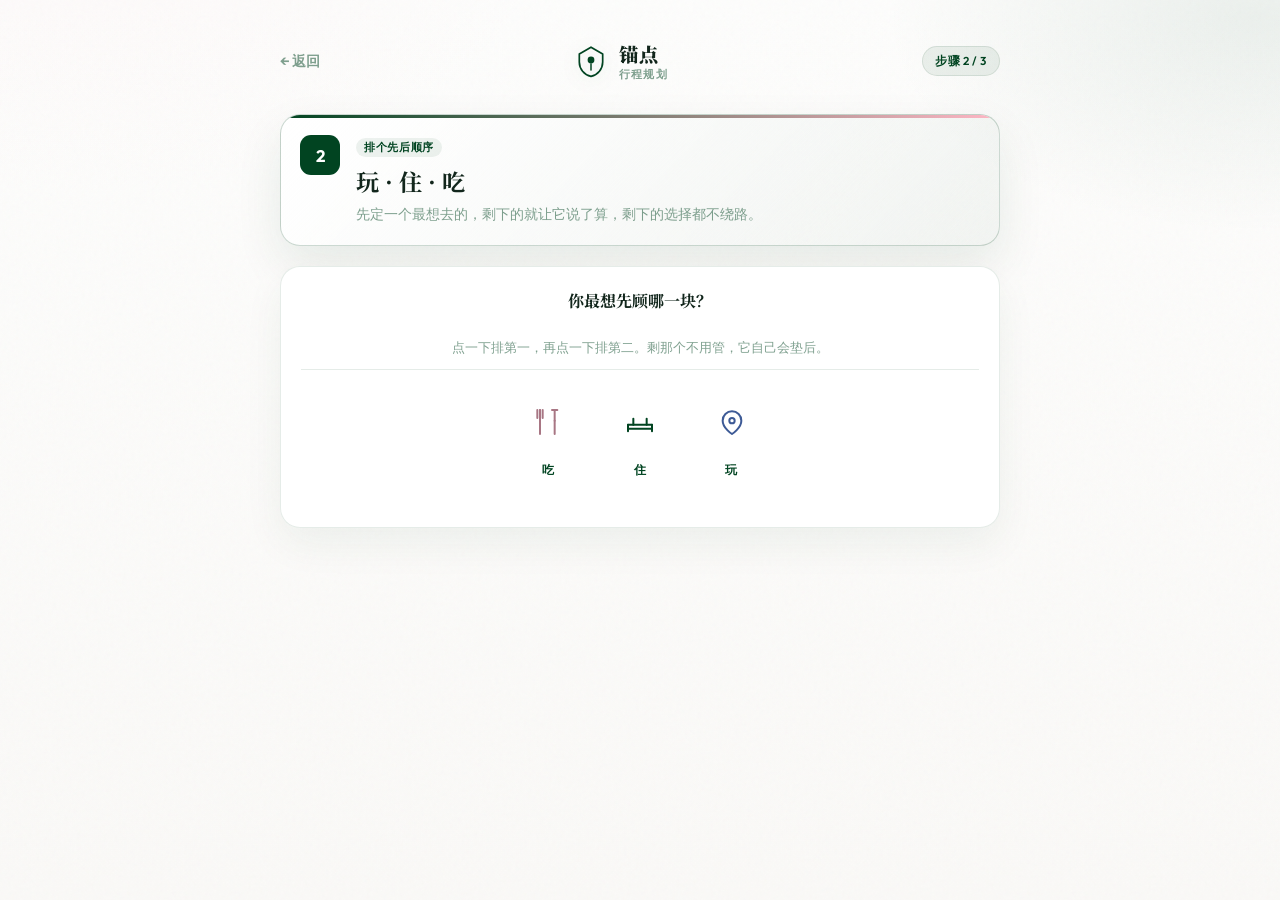
<file: p2.html>
<!DOCTYPE html>
<html lang="zh-CN">
  <head>
    <meta charset="UTF-8" />
    <meta name="viewport" content="width=device-width, initial-scale=1.0" />
    <title>锚点 · 优先级</title>
    <link rel="preconnect" href="https://fonts.googleapis.com" />
    <link rel="preconnect" href="https://fonts.gstatic.com" crossorigin />
    <link
      href="https://fonts.googleapis.com/css2?family=Outfit:wght@400;500;600;700&family=Noto+Serif+SC:wght@500;600;700;900&display=swap"
      rel="stylesheet"
    />
    <link rel="stylesheet" href="theme.css" />
    <link rel="stylesheet" href="flow-layout.css" />
    <style>
      @keyframes pop-badge {
        0% {
          transform: scale(0);
        }
        70% {
          transform: scale(1.12);
        }
        100% {
          transform: scale(1);
        }
      }

      @keyframes pulse-ring {
        0%,
        100% {
          box-shadow: 0 0 0 0 rgba(184, 134, 11, 0.45);
        }
        50% {
          box-shadow: 0 0 0 10px rgba(184, 134, 11, 0);
        }
      }

      .live-q {
        font-family: var(--font-display);
        font-weight: 700;
        font-size: clamp(1.05rem, 3vw, 1.25rem);
        line-height: 1.45;
        margin: 0;
        min-height: 2.8em;
        color: var(--ink);
        text-align: center;
      }

      .live-q[aria-busy="true"] {
        opacity: 0.65;
      }

      .pick-stage {
        text-align: center;
      }

      .pick-row {
        display: flex;
        justify-content: center;
        align-items: flex-end;
        gap: clamp(0.85rem, 4vw, 1.65rem);
        flex-wrap: wrap;
        margin-bottom: 1.5rem;
      }

      .pick-node {
        position: relative;
        display: flex;
        flex-direction: column;
        align-items: center;
        gap: 0.45rem;
      }

      .pick-btn {
        position: relative;
        display: flex;
        align-items: center;
        justify-content: center;
        min-width: 4.1rem;
        min-height: 4.1rem;
        border-radius: 14px;
        border: none;
        background: transparent;
        cursor: pointer;
        padding: 0.7rem 0.85rem;
        box-shadow: none;
        transition: transform 0.2s ease, background 0.2s ease, box-shadow 0.2s ease;
      }

      .pick-btn:hover:not(:disabled) {
        transform: translateY(-2px);
      }

      .pick-btn:active:not(:disabled) {
        transform: scale(0.97);
      }

      .pick-btn:disabled {
        cursor: default;
        opacity: 0.35;
      }

      .pick-btn--chi {
        color: var(--rose-ui);
      }

      .pick-btn--chi:hover:not(:disabled) {
        background: rgba(255, 183, 197, 0.16);
      }

      .pick-btn--zhu {
        color: var(--accent);
      }

      .pick-btn--zhu:hover:not(:disabled) {
        background: rgba(1, 68, 33, 0.08);
      }

      .pick-btn--wan {
        color: #3d5a96;
      }

      .pick-btn--wan:hover:not(:disabled) {
        background: rgba(61, 90, 150, 0.1);
      }

      .pick-btn .pillar-icon {
        width: 2rem;
        height: 2rem;
        display: block;
        pointer-events: none;
      }

      .pick-btn.is-chosen {
        outline: none;
        animation: none;
      }

      .pick-btn--chi.is-chosen {
        background: rgba(255, 183, 197, 0.22);
        box-shadow: inset 0 0 0 2px var(--rose-ui);
      }

      .pick-btn--zhu.is-chosen {
        background: rgba(1, 68, 33, 0.1);
        box-shadow: inset 0 0 0 2px var(--accent);
      }

      .pick-btn--wan.is-chosen {
        background: rgba(61, 90, 150, 0.12);
        box-shadow: inset 0 0 0 2px #3d5a96;
      }

      .rank-pin {
        position: absolute;
        top: -6px;
        right: -4px;
        width: 1.65rem;
        height: 1.65rem;
        border-radius: 50%;
        background: linear-gradient(145deg, #f0d78c, var(--gold));
        color: #3d2e0a;
        font-size: 0.78rem;
        font-weight: 800;
        display: flex;
        align-items: center;
        justify-content: center;
        box-shadow: 0 4px 12px rgba(61, 46, 10, 0.35);
        opacity: 0;
        transform: scale(0);
        pointer-events: none;
      }

      .pick-btn.is-chosen .rank-pin {
        opacity: 1;
        animation: pop-badge 0.45s cubic-bezier(0.34, 1.56, 0.64, 1) forwards;
      }

      .pick-label {
        font-size: 0.78rem;
        font-weight: 600;
        color: var(--ink-soft);
        letter-spacing: 0.08em;
      }

      .form-card__head {
        text-align: center;
      }

      .form-card__head .pick-hint {
        text-align: center;
      }

      .form-card.is-refining .form-card__head {
        display: none;
      }

      .pick-hint {
        margin: 0.5rem 0 0;
        font-size: 0.82rem;
        color: var(--muted);
        line-height: 1.55;
      }

      /* 拖拽微调 */
      .refine-stage {
        display: none;
      }

      .refine-stage.is-visible {
        display: block;
        text-align: center;
      }

      .refine-kicker {
        margin: 0 0 0.35rem;
        font-family: var(--font-display);
        font-weight: 700;
        font-size: 1.05rem;
        text-align: center;
        color: var(--ink);
      }

      .refine-lede {
        margin: 0 0 1.25rem;
        font-size: 0.86rem;
        color: var(--muted);
        text-align: center;
        line-height: 1.55;
      }

      .ladder {
        position: relative;
        margin: 0 0 1.5rem;
        padding: 0.65rem;
        border-radius: calc(var(--radius) + 2px);
        border: 1px solid var(--line);
        background: #fff;
      }

      .ladder-item {
        position: relative;
        display: flex;
        align-items: center;
        gap: 0.65rem;
        padding: 0.55rem 0.35rem;
        cursor: grab;
        touch-action: none;
        user-select: none;
        border-radius: 12px;
        transition: background 0.15s ease, transform 0.15s ease, box-shadow 0.15s ease;
      }

      .ladder-item:active {
        cursor: grabbing;
      }

      .ladder-item.is-dragging {
        opacity: 0.92;
        transform: scale(1.02);
        z-index: 5;
        box-shadow: 0 16px 40px rgba(20, 17, 13, 0.12);
        background: rgba(255, 255, 255, 0.85);
      }

      .ladder-item.is-over {
        background: rgba(1, 68, 33, 0.08);
      }

      .ladder-num {
        flex-shrink: 0;
        width: 1.25rem;
        text-align: center;
        font-family: var(--font-display);
        font-weight: 700;
        font-size: 0.95rem;
        color: var(--accent);
      }

      .mini-ring {
        flex-shrink: 0;
        display: flex;
        align-items: center;
        justify-content: center;
        width: 1.85rem;
        height: 1.85rem;
        color: inherit;
      }

      .mini-ring .pillar-icon {
        width: 1.65rem;
        height: 1.65rem;
        display: block;
      }

      .mini-ring--chi {
        color: var(--rose-ui);
      }

      .mini-ring--zhu {
        color: var(--accent);
      }

      .mini-ring--wan {
        color: #3d5a96;
      }

      .ladder-text {
        flex: 1;
        min-width: 0;
        font-weight: 600;
        font-size: 0.95rem;
        color: var(--ink);
        text-align: left;
      }

      .grip {
        flex-shrink: 0;
        width: 1.5rem;
        color: var(--muted);
        opacity: 0.65;
        font-size: 1rem;
        letter-spacing: -0.1em;
      }

      .nudge {
        display: flex;
        flex-direction: column;
        gap: 0.15rem;
        flex-shrink: 0;
      }

      .nudge button {
        width: 1.65rem;
        height: 1.35rem;
        border: 1px solid var(--line);
        border-radius: 6px;
        background: #fff;
        font-size: 0.72rem;
        cursor: pointer;
        color: var(--accent);
        font-weight: 700;
        line-height: 1;
        padding: 0;
      }

      .nudge button:hover {
        background: var(--accent-soft);
      }

      .nudge button:focus-visible {
        outline: 2px solid var(--accent);
      }

      .refine-actions {
        display: flex;
        flex-wrap: wrap;
        gap: 0.65rem;
        align-items: center;
        justify-content: center;
        margin-bottom: 1rem;
      }

      .link-quiet {
        font-size: 0.82rem;
        font-weight: 600;
        color: var(--muted);
        background: none;
        border: none;
        cursor: pointer;
        text-decoration: underline;
        text-underline-offset: 3px;
        padding: 0.25rem;
      }

      .link-quiet:hover {
        color: var(--accent);
      }

      .order-preview {
        margin: 0 0 1rem;
        padding: 0.65rem 0.9rem;
        border-radius: 12px;
        background: var(--green-soft);
        font-size: 0.82rem;
        color: var(--ink-soft);
        text-align: center;
        line-height: 1.5;
      }

      .order-preview strong {
        font-family: var(--font-display);
        color: var(--ink);
        font-weight: 700;
      }

      .result-box {
        margin-top: 1rem;
        padding: 0.65rem 0 0.65rem 1rem;
        border-left: 3px solid var(--accent);
        font-size: 0.88rem;
        line-height: 1.55;
        color: var(--ink-soft);
        display: none;
      }

      .result-box[data-visible="true"] {
        display: block;
      }

      .result-box--hold {
        border-left-color: var(--muted);
        color: var(--muted);
      }

      .result-box strong {
        font-family: var(--font-display);
        color: var(--ink);
        display: block;
        margin-bottom: 0.3rem;
      }

      @media (min-width: 560px) {
        .nudge {
          display: none;
        }
      }
    </style>
  </head>
  <body class="page-flow">
    <div class="shell">
      <header class="top-bar">
        <a class="back-link" href="index.html">← 返回</a>
        <div class="brand">
          <svg
            class="brand-icon"
            viewBox="0 0 32 32"
            fill="none"
            xmlns="http://www.w3.org/2000/svg"
            aria-hidden="true"
          >
            <path
              d="M16 3L5 9.5V17c0 6.5 4.5 12 11 13.5 6.5-1.5 11-7 11-13.5V9.5L16 3z"
              stroke="currentColor"
              stroke-width="1.6"
              stroke-linejoin="round"
            />
            <circle cx="16" cy="15" r="3.2" fill="currentColor" />
            <path
              d="M16 18.5v6"
              stroke="currentColor"
              stroke-width="1.4"
              stroke-linecap="round"
            />
          </svg>
          <div>
            <div class="brand-name">锚点</div>
            <div class="brand-tag">行程规划</div>
          </div>
        </div>
        <span class="step-pill">步骤 2 / 3</span>
      </header>

      <section class="step-hero" aria-labelledby="step-title">
        <span class="step-hero__badge" aria-hidden="true">2</span>
        <div class="step-hero__body">
          <span class="step-hero__tag">排个先后顺序</span>
          <h1 class="step-hero__title" id="step-title">玩 · 住 · 吃</h1>
          <p class="step-hero__desc">
            先定一个最想去的，剩下的就让它说了算，剩下的选择都不绕路。
          </p>
        </div>
      </section>

      <section class="form-card" id="form-card" aria-label="优先级设置">
        <div class="form-card__head">
          <h2 id="live-question" class="live-q" aria-live="polite">你最想先顾哪一块？</h2>
          <p class="pick-hint">点一下排第一，再点一下排第二。剩那个不用管，它自己会垫后。</p>
        </div>

      <section class="pick-stage" id="pick-stage" aria-label="点选优先级">
        <div class="pick-row">
          <div class="pick-node">
            <button
              type="button"
              class="pick-btn pick-btn--chi"
              data-pillar="chi"
              aria-label="吃"
            >
              <span class="rank-pin" aria-hidden="true"></span>
              <svg class="pillar-icon" aria-hidden="true"><use href="#icon-chi"></use></svg>
            </button>
            <span class="pick-label">吃</span>
          </div>
          <div class="pick-node">
            <button
              type="button"
              class="pick-btn pick-btn--zhu"
              data-pillar="zhu"
              aria-label="住"
            >
              <span class="rank-pin" aria-hidden="true"></span>
              <svg class="pillar-icon" aria-hidden="true"><use href="#icon-zhu"></use></svg>
            </button>
            <span class="pick-label">住</span>
          </div>
          <div class="pick-node">
            <button
              type="button"
              class="pick-btn pick-btn--wan"
              data-pillar="wan"
              aria-label="玩"
            >
              <span class="rank-pin" aria-hidden="true"></span>
              <svg class="pillar-icon" aria-hidden="true"><use href="#icon-wan"></use></svg>
            </button>
            <span class="pick-label">玩</span>
          </div>
        </div>
      </section>

      <section class="refine-stage" id="refine-stage" aria-label="拖拽微调排序" hidden>
        <p class="refine-kicker">顺序不对？拖一下就行</p>
        <p class="refine-lede">
          排越上面越说了算。电脑拖整行，手机点右侧 <strong>↑ ↓</strong> 也一样。
        </p>
        <p class="order-preview" id="order-preview" aria-live="polite"></p>
        <div class="ladder" id="ladder" role="list"></div>
        <div class="refine-actions">
          <button type="button" class="link-quiet" id="btn-reset-pick">重来一遍</button>
          <button type="button" class="primary" id="btn-submit-order">就这个顺序</button>
        </div>
      </section>

      <div
        class="result-box result-box--ok"
        id="result-ok"
        role="status"
        aria-live="polite"
        data-visible="false"
      >
        <strong>行，就它了</strong>
        顺序是 <strong>玩 → 住 → 吃</strong>，下一关去挑必去景点。
      </div>
      <div
        class="result-box result-box--hold"
        id="result-hold"
        role="status"
        aria-live="polite"
        data-visible="false"
      >
        <strong>这个顺序暂时不认</strong>
        目前只支持「玩 → 住 → 吃」。拖成这顺序，或者点「重来一遍」再选。
      </div>
      </section>
    </div>

    <svg xmlns="http://www.w3.org/2000/svg" aria-hidden="true" style="position:absolute;width:0;height:0;overflow:hidden">
      <symbol id="icon-chi" viewBox="0 0 24 24" fill="none" stroke="currentColor" stroke-width="1.5" stroke-linecap="round" stroke-linejoin="round">
        <path d="M6 3v18" />
        <path d="M4 3v6" />
        <path d="M6 3v6" />
        <path d="M8 3v6" />
        <path d="M17 3v8" />
        <path d="M15 3h4" />
        <path d="M17 11v10" />
      </symbol>
      <symbol id="icon-zhu" viewBox="0 0 24 24" fill="none" stroke="currentColor" stroke-width="1.5" stroke-linecap="round" stroke-linejoin="round">
        <path d="M3 14v5" />
        <path d="M21 14v5" />
        <path d="M3 14h18" />
        <path d="M3 17h18" />
        <path d="M7 14V9.5" />
        <path d="M17 14V9.5" />
      </symbol>
      <symbol id="icon-wan" viewBox="0 0 24 24" fill="none" stroke="currentColor" stroke-width="1.5" stroke-linecap="round" stroke-linejoin="round">
        <path d="M12 21s7-4.5 7-10a7 7 0 1 0-14 0c0 5.5 7 10 7 10z" />
        <circle cx="12" cy="11" r="2" />
      </symbol>
    </svg>

    <script>
      (function () {
        const PILLARS = {
          chi: { label: "吃", className: "chi" },
          zhu: { label: "住", className: "zhu" },
          wan: { label: "玩", className: "wan" },
        };

        const ALL = ["chi", "zhu", "wan"];

        const svgUse = function (id) {
          return (
            '<svg class="pillar-icon" aria-hidden="true"><use href="#icon-' +
            id +
            '"></use></svg>'
          );
        };

        const svgs = { chi: svgUse("chi"), zhu: svgUse("zhu"), wan: svgUse("wan") };

        const elFormCard = document.getElementById("form-card");
        const elQ = document.getElementById("live-question");
        const pickStage = document.getElementById("pick-stage");
        const refineStage = document.getElementById("refine-stage");
        const ladder = document.getElementById("ladder");
        const orderPreview = document.getElementById("order-preview");
        const resultOk = document.getElementById("result-ok");
        const resultHold = document.getElementById("result-hold");

        let rankedPick = [];
        let dragSrc = null;

        function setResults(visible) {
          resultOk.dataset.visible = "false";
          resultHold.dataset.visible = "false";
          if (visible === "ok") resultOk.dataset.visible = "true";
          if (visible === "hold") resultHold.dataset.visible = "true";
        }

        function setQuestion(text) {
          elQ.textContent = text;
        }

        function orderKey(ids) {
          return ids.join("-");
        }

        function updatePreview() {
          const ids = Array.from(ladder.querySelectorAll(".ladder-item")).map(function (n) {
            return n.getAttribute("data-pillar");
          });
          const labels = ids.map(function (id) {
            return PILLARS[id].label;
          });
          orderPreview.innerHTML =
            "现在是：<strong>" + labels.join(" → ") + "</strong>";
        }

        function buildLadderItems(ids) {
          ladder.innerHTML = "";
          ids.forEach(function (id, idx) {
            const p = PILLARS[id];
            const row = document.createElement("div");
            row.className = "ladder-item";
            row.setAttribute("role", "listitem");
            row.setAttribute("data-pillar", id);
            row.setAttribute("draggable", "true");
            row.innerHTML =
              '<span class="ladder-num" aria-hidden="true">' +
              (idx + 1) +
              "</span>" +
              '<span class="mini-ring mini-ring--' +
              p.className +
              '">' +
              svgs[id] +
              "</span>" +
              '<span class="ladder-text">' +
              p.label +
              "</span>" +
              '<span class="grip" aria-hidden="true">⋮⋮</span>' +
              '<div class="nudge">' +
              '<button type="button" class="nudge-up" aria-label="上移">↑</button>' +
              '<button type="button" class="nudge-down" aria-label="下移">↓</button>' +
              "</div>";
            ladder.appendChild(row);
          });
          ladder.querySelectorAll(".ladder-num").forEach(function (n, i) {
            n.textContent = String(i + 1);
          });
          bindLadderEvents();
          updatePreview();
        }

        function bindLadderEvents() {
          ladder.querySelectorAll(".ladder-item").forEach(function (row) {
            row.addEventListener("dragstart", function (e) {
              dragSrc = row;
              row.classList.add("is-dragging");
              try {
                e.dataTransfer.setData("text/plain", row.getAttribute("data-pillar"));
                e.dataTransfer.effectAllowed = "move";
              } catch (err) {}
            });
            row.addEventListener("dragend", function () {
              row.classList.remove("is-dragging");
              ladder.querySelectorAll(".ladder-item").forEach(function (r) {
                r.classList.remove("is-over");
              });
              dragSrc = null;
              renumber();
              updatePreview();
            });
            row.addEventListener("dragover", function (e) {
              e.preventDefault();
              if (!dragSrc || dragSrc === row) return;
              row.classList.add("is-over");
              e.dataTransfer.dropEffect = "move";
            });
            row.addEventListener("dragleave", function () {
              row.classList.remove("is-over");
            });
            row.addEventListener("drop", function (e) {
              e.preventDefault();
              row.classList.remove("is-over");
              if (!dragSrc || dragSrc === row) return;
              const parent = ladder;
              const nodes = Array.from(parent.children);
              const from = nodes.indexOf(dragSrc);
              const to = nodes.indexOf(row);
              if (from < 0 || to < 0) return;
              if (from < to) parent.insertBefore(dragSrc, row.nextSibling);
              else parent.insertBefore(dragSrc, row);
            });
          });

          ladder.querySelectorAll(".nudge-up").forEach(function (btn) {
            btn.addEventListener("click", function () {
              const row = btn.closest(".ladder-item");
              const prev = row && row.previousElementSibling;
              if (prev) ladder.insertBefore(row, prev);
              renumber();
              updatePreview();
            });
          });
          ladder.querySelectorAll(".nudge-down").forEach(function (btn) {
            btn.addEventListener("click", function () {
              const row = btn.closest(".ladder-item");
              const next = row && row.nextElementSibling;
              if (next) ladder.insertBefore(next, row);
              renumber();
              updatePreview();
            });
          });
        }

        function renumber() {
          ladder.querySelectorAll(".ladder-num").forEach(function (n, i) {
            n.textContent = String(i + 1);
          });
        }

        function showRefine(orderIds) {
          pickStage.hidden = true;
          refineStage.hidden = false;
          refineStage.classList.add("is-visible");
          elFormCard.classList.add("is-refining");
          buildLadderItems(orderIds);
          setResults(false);
        }

        function resetAll() {
          rankedPick = [];
          refineStage.classList.remove("is-visible");
          refineStage.hidden = true;
          elFormCard.classList.remove("is-refining");
          pickStage.hidden = false;
          ladder.innerHTML = "";
          orderPreview.textContent = "";
          document.querySelectorAll(".pick-btn").forEach(function (b) {
            b.disabled = false;
            b.classList.remove("is-chosen");
            const pin = b.querySelector(".rank-pin");
            if (pin) pin.textContent = "";
          });
          setQuestion("你最想先顾哪一块？");
          setResults(false);
        }

        document.querySelectorAll(".pick-btn").forEach(function (btn) {
          btn.addEventListener("click", function () {
            if (btn.disabled) return;
            const id = btn.getAttribute("data-pillar");
            if (rankedPick.includes(id)) return;

            rankedPick.push(id);
            btn.classList.add("is-chosen");
            const pin = btn.querySelector(".rank-pin");
            pin.textContent = String(rankedPick.length);

            if (rankedPick.length === 1) {
              setQuestion("第二呢，剩下两个里选哪个？");
            } else if (rankedPick.length === 2) {
              document.querySelectorAll(".pick-btn").forEach(function (b) {
                b.disabled = true;
              });
              const last = ALL.filter(function (x) {
                return rankedPick.indexOf(x) < 0;
              })[0];
              rankedPick.push(last);
              window.setTimeout(function () {
                const b3 = document.querySelector('.pick-btn[data-pillar="' + last + '"]');
                if (b3) {
                  b3.classList.add("is-chosen");
                  b3.disabled = true;
                  const p3 = b3.querySelector(".rank-pin");
                  if (p3) p3.textContent = "3";
                }
                showRefine(rankedPick.slice());
              }, 380);
            }
          });
        });

        document.getElementById("btn-reset-pick").addEventListener("click", function () {
          resetAll();
        });

        document.getElementById("btn-submit-order").addEventListener("click", function () {
          const ids = Array.from(ladder.querySelectorAll(".ladder-item")).map(function (n) {
            return n.getAttribute("data-pillar");
          });
          const key = orderKey(ids);
          console.log("[P2] submit order", { key, ids });
          if (key === "wan-zhu-chi") {
            setResults("ok");
            try {
              sessionStorage.setItem(
                "anchorPriority",
                JSON.stringify({ order: ids, key: key, ok: true })
              );
            } catch (e) {}
            window.location.href = "p3.html";
          } else {
            setResults("hold");
            try {
              sessionStorage.removeItem("anchorPriority");
            } catch (e) {}
          }
        });
      })();
    </script>
  </body>
</html>
</file>
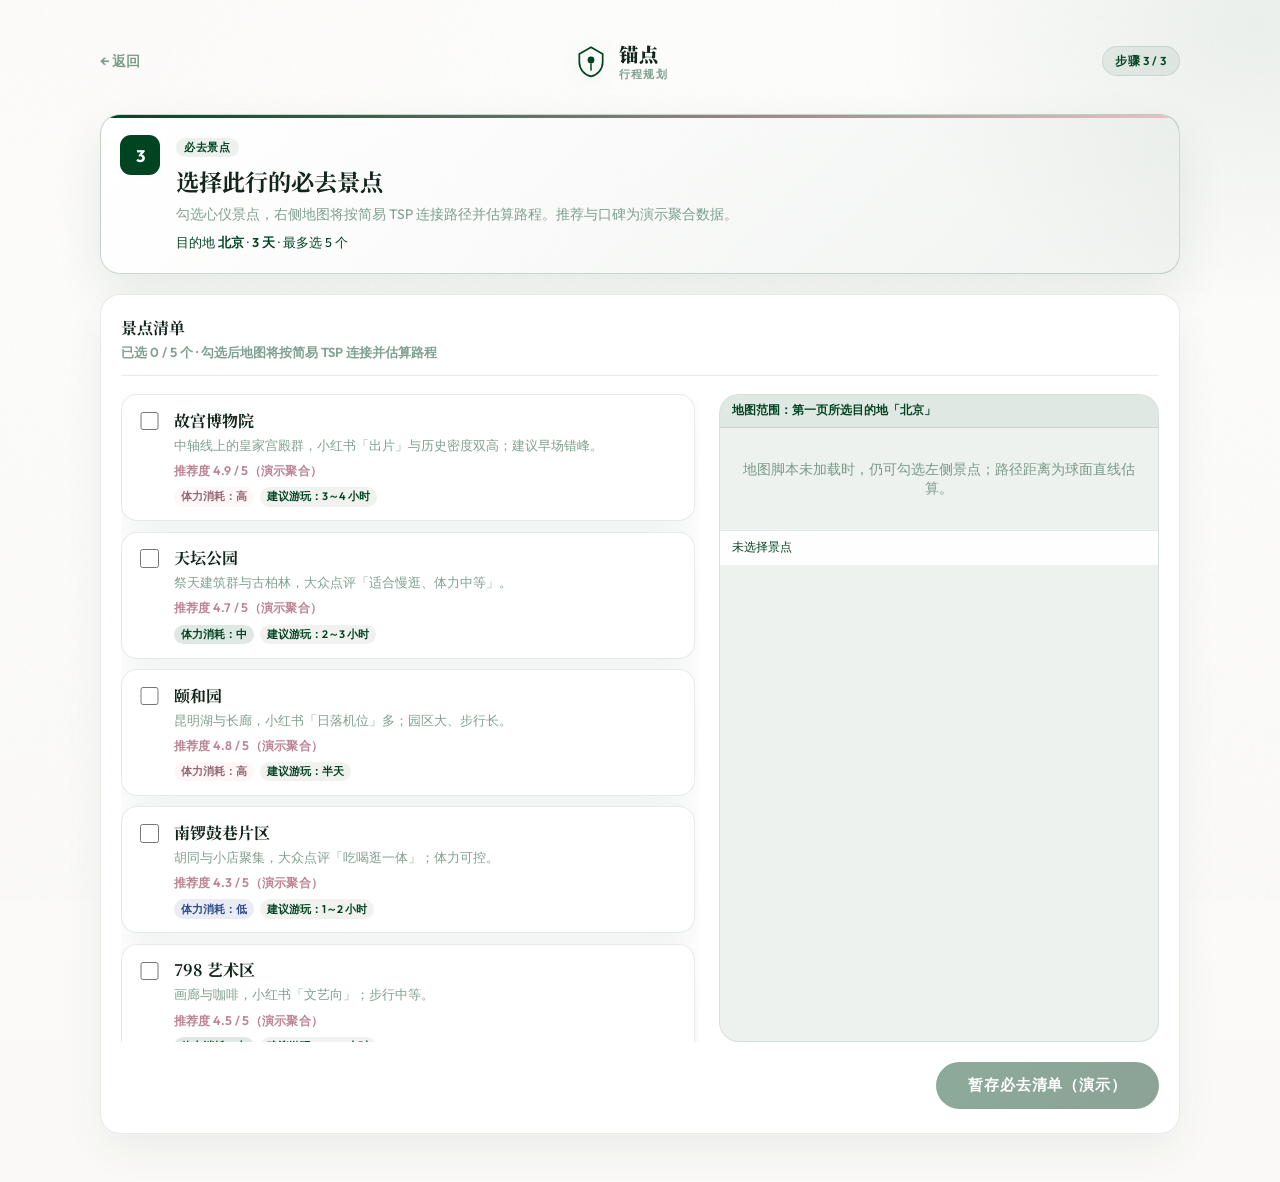
<file: p3.html>
<!DOCTYPE html>
<html lang="zh-CN">
  <head>
    <meta charset="UTF-8" />
    <meta name="viewport" content="width=device-width, initial-scale=1.0" />
    <title>锚点 · 必去景点</title>
    <link rel="preconnect" href="https://fonts.googleapis.com" />
    <link rel="preconnect" href="https://fonts.gstatic.com" crossorigin />
    <link
      href="https://fonts.googleapis.com/css2?family=Outfit:wght@400;500;600;700&family=Noto+Serif+SC:wght@500;600;700;900&display=swap"
      rel="stylesheet"
    />
    <link rel="stylesheet" href="theme.css" />
    <link rel="stylesheet" href="flow-layout.css" />
    <style>
      .p3-split {
        display: grid;
        grid-template-columns: minmax(0, 1fr) minmax(280px, 440px);
        gap: 1.25rem;
        align-items: stretch;
        min-height: min(68vh, 680px);
      }

      .list-panel {
        min-width: 0;
        display: flex;
        flex-direction: column;
        gap: 0.65rem;
        max-height: min(72vh, 720px);
        overflow-y: auto;
        padding-right: 0.25rem;
      }

      .attr-card {
        position: relative;
        display: grid;
        grid-template-columns: auto 1fr;
        gap: 0.75rem;
        padding: 0.85rem 0.9rem;
        border-radius: var(--radius);
        border: 1px solid var(--line);
        background: #fff;
        box-shadow: var(--shadow);
        transition: border-color 0.15s, box-shadow 0.15s;
      }

      .attr-card:has(input:checked) {
        border-color: rgba(1, 68, 33, 0.45);
        box-shadow: 0 6px 20px rgba(1, 68, 33, 0.08);
      }

      .attr-card.is-disabled {
        opacity: 0.48;
        pointer-events: none;
      }

      .attr-card input {
        width: 1.15rem;
        height: 1.15rem;
        margin-top: 0.2rem;
        accent-color: var(--accent);
        cursor: pointer;
      }

      .attr-body {
        min-width: 0;
      }

      .attr-name {
        font-family: var(--font-display);
        font-weight: 700;
        font-size: 1rem;
        margin: 0 0 0.25rem;
        color: var(--ink);
      }

      .attr-desc {
        margin: 0 0 0.5rem;
        font-size: 0.8rem;
        color: var(--muted);
        line-height: 1.5;
      }

      .attr-meta-row {
        display: flex;
        flex-wrap: wrap;
        align-items: center;
        gap: 0.45rem 0.65rem;
        margin-bottom: 0.45rem;
      }

      .rec-stars {
        font-size: 0.78rem;
        font-weight: 600;
        color: var(--accent-warm);
        letter-spacing: 0.02em;
      }

      .tags {
        display: flex;
        flex-wrap: wrap;
        gap: 0.35rem;
      }

      .tag {
        font-size: 0.68rem;
        font-weight: 600;
        padding: 0.2rem 0.45rem;
        border-radius: 999px;
        line-height: 1.2;
      }

      .tag--stamina-h {
        background: var(--sakura-soft);
        color: var(--rose-ui-deep);
      }

      .tag--stamina-m {
        background: rgba(1, 68, 33, 0.12);
        color: var(--accent);
      }

      .tag--stamina-l {
        background: rgba(45, 74, 140, 0.1);
        color: #2d4a8c;
      }

      .tag--time {
        background: rgba(20, 17, 13, 0.06);
        color: var(--ink-soft);
      }

      .map-panel {
        position: relative;
        border-radius: calc(var(--radius) + 4px);
        border: 1px solid var(--line);
        overflow: hidden;
        background: #eef2ef;
        min-height: 280px;
        display: flex;
        flex-direction: column;
      }

      .map-panel__hint {
        margin: 0;
        padding: 0.45rem 0.75rem;
        font-size: 0.74rem;
        font-weight: 600;
        color: var(--accent);
        background: rgba(1, 68, 33, 0.06);
        border-bottom: 1px solid var(--line);
      }

      #amap-map {
        flex: 1;
        min-height: 260px;
        width: 100%;
      }

      .map-panel__bar {
        padding: 0.55rem 0.75rem;
        font-size: 0.78rem;
        color: var(--ink-soft);
        background: var(--card);
        border-top: 1px solid var(--line);
        display: flex;
        flex-wrap: wrap;
        align-items: center;
        justify-content: space-between;
        gap: 0.35rem;
      }

      .map-panel__bar strong {
        font-family: var(--font-display);
        color: var(--ink);
      }

      .map-fallback {
        display: none;
        padding: 2rem 1rem;
        text-align: center;
        font-size: 0.85rem;
        color: var(--muted);
      }

      .map-fallback[data-visible="true"] {
        display: block;
      }

      .actions-p3 {
        margin-top: 1.25rem;
        display: flex;
        flex-wrap: wrap;
        gap: 0.75rem;
        align-items: center;
        justify-content: flex-end;
      }

      .select-hint {
        margin: 0;
        font-size: 0.82rem;
        font-weight: 600;
        color: var(--accent);
      }

      .city-pack-note {
        margin: 0.5rem 0 0;
        padding: 0.55rem 0.75rem;
        font-size: 0.8rem;
        line-height: 1.5;
        color: var(--warn, #b45309);
        background: rgba(180, 83, 9, 0.08);
        border: 1px dashed rgba(180, 83, 9, 0.35);
        border-radius: 10px;
        max-width: 42em;
      }

      .city-pack-note[hidden] {
        display: none !important;
      }

      .list-empty {
        margin: 0;
        padding: 1.5rem 1rem;
        text-align: center;
        font-size: 0.88rem;
        color: var(--muted);
        line-height: 1.6;
        border: 1px dashed var(--line);
        border-radius: var(--radius);
        background: rgba(255, 252, 253, 0.8);
      }

      @media (max-width: 900px) {
        .p3-split {
          grid-template-columns: 1fr;
          min-height: unset;
        }

        .list-panel {
          max-height: none;
        }

        .map-panel {
          position: sticky;
          bottom: 0;
          min-height: 300px;
        }
      }
    </style>
  </head>
  <body class="page-flow">
    <div class="shell shell--wide">
      <header class="top-bar">
        <a class="back-link" href="p2.html">← 返回</a>
        <div class="brand">
          <svg
            class="brand-icon"
            viewBox="0 0 32 32"
            fill="none"
            xmlns="http://www.w3.org/2000/svg"
            aria-hidden="true"
          >
            <path
              d="M16 3L5 9.5V17c0 6.5 4.5 12 11 13.5 6.5-1.5 11-7 11-13.5V9.5L16 3z"
              stroke="currentColor"
              stroke-width="1.6"
              stroke-linejoin="round"
            />
            <circle cx="16" cy="15" r="3.2" fill="currentColor" />
            <path d="M16 18.5v6" stroke="currentColor" stroke-width="1.4" stroke-linecap="round" />
          </svg>
          <div>
            <div class="brand-name">锚点</div>
            <div class="brand-tag">行程规划</div>
          </div>
        </div>
        <span class="step-pill">步骤 3 / 3</span>
      </header>

      <section class="step-hero" aria-labelledby="step-title">
        <span class="step-hero__badge" aria-hidden="true">3</span>
        <div class="step-hero__body">
          <span class="step-hero__tag">必去景点</span>
          <h1 class="step-hero__title" id="step-title">选择此行的必去景点</h1>
          <p class="step-hero__desc">
            勾选心仪景点，右侧地图将按简易 TSP 连接路径并估算路程。推荐与口碑为演示聚合数据。
          </p>
          <p class="step-hero__meta" id="trip-meta"></p>
          <p class="city-pack-note" id="city-pack-note" hidden></p>
        </div>
      </section>

      <section class="form-card" aria-label="景点选择">
        <div class="form-card__head">
          <h2>景点清单</h2>
          <p class="select-hint" id="select-hint"></p>
        </div>

      <div class="p3-split">
        <div class="list-panel" id="attr-list" role="group" aria-label="景点列表"></div>

        <div class="map-panel">
          <p class="map-panel__hint" id="map-city-label"></p>
          <div id="amap-map" role="application" aria-label="地图预览"></div>
          <div class="map-fallback" id="map-fallback" data-visible="false">
            地图脚本未加载时，仍可勾选左侧景点；路径距离为球面直线估算。
          </div>
          <div class="map-panel__bar">
            <span id="path-summary">未选择景点</span>
            <span id="path-km" style="font-variant-numeric: tabular-nums"></span>
          </div>
        </div>
      </div>

      <div class="actions-p3">
        <button type="button" class="primary" id="btn-confirm" disabled>暂存必去清单（演示）</button>
      </div>
      </section>
    </div>

    <script src="amap-config.js"></script>
    <script src="amap-loader.js"></script>
    <script>
      (function () {
        /** 演示数据：GCJ-02 坐标（高德坐标系） */
        var MOCK = {
          北京: [
            {
              id: "bj-gg",
              name: "故宫博物院",
              desc: "中轴线上的皇家宫殿群，小红书「出片」与历史密度双高；建议早场错峰。",
              recommend: 4.9,
              stamina: "高",
              duration: "3～4 小时",
              lng: 116.397026,
              lat: 39.918058,
            },
            {
              id: "bj-tt",
              name: "天坛公园",
              desc: "祭天建筑群与古柏林，大众点评「适合慢逛、体力中等」。",
              recommend: 4.7,
              stamina: "中",
              duration: "2～3 小时",
              lng: 116.410003,
              lat: 39.882229,
            },
            {
              id: "bj-yhy",
              name: "颐和园",
              desc: "昆明湖与长廊，小红书「日落机位」多；园区大、步行长。",
              recommend: 4.8,
              stamina: "高",
              duration: "半天",
              lng: 116.275179,
              lat: 39.999551,
            },
            {
              id: "bj-nlg",
              name: "南锣鼓巷片区",
              desc: "胡同与小店聚集，大众点评「吃喝逛一体」；体力可控。",
              recommend: 4.3,
              stamina: "低",
              duration: "1～2 小时",
              lng: 116.403694,
              lat: 39.939073,
            },
            {
              id: "bj-798",
              name: "798 艺术区",
              desc: "画廊与咖啡，小红书「文艺向」；步行中等。",
              recommend: 4.5,
              stamina: "中",
              duration: "2～3 小时",
              lng: 116.493648,
              lat: 39.984266,
            },
            {
              id: "bj-ymy",
              name: "圆明园遗址",
              desc: "历史遗迹与大草坪，适合与颐和园同日安排（距离近）。",
              recommend: 4.4,
              stamina: "中",
              duration: "2 小时",
              lng: 116.309748,
              lat: 40.008956,
            },
          ],
          上海: [
            {
              id: "sh-wt",
              name: "外滩",
              desc: "黄浦江天际线，大众点评「必打卡」；夜间灯光与日间建筑各有趣味。",
              recommend: 4.8,
              stamina: "低",
              duration: "1～2 小时",
              lng: 121.490317,
              lat: 31.239667,
            },
            {
              id: "sh-yy",
              name: "豫园 · 城隍庙",
              desc: "江南园林与小吃，小红书「烟火气」；人流大需注意体力。",
              recommend: 4.6,
              stamina: "中",
              duration: "2～3 小时",
              lng: 121.492064,
              lat: 31.226721,
            },
            {
              id: "sh-tz",
              name: "田子坊",
              desc: "石库门里弄与小店，适合轻量漫步。",
              recommend: 4.2,
              stamina: "低",
              duration: "1～2 小时",
              lng: 121.469358,
              lat: 31.210344,
            },
            {
              id: "sh-dsn",
              name: "上海迪士尼度假区",
              desc: "大众点评「亲子与情侣」高分；全天高体力消耗。",
              recommend: 4.9,
              stamina: "高",
              duration: "全天",
              lng: 121.665387,
              lat: 31.14419,
            },
            {
              id: "sh-dm",
              name: "东方明珠",
              desc: "登高俯瞰浦东，小红书「地标合影」；排队时间视季节波动。",
              recommend: 4.4,
              stamina: "低",
              duration: "1.5～2 小时",
              lng: 121.499763,
              lat: 31.239693,
            },
          ],
          南京: [
            {
              id: "nj-zs",
              name: "中山陵 · 钟山风景区",
              desc: "梧桐大道与陵寝轴线，大众点评必访；台阶较多。",
              recommend: 4.8,
              stamina: "高",
              duration: "半天",
              lng: 118.855197,
              lat: 32.058377,
            },
            {
              id: "nj-fzm",
              name: "夫子庙 · 秦淮河",
              desc: "夜景与小吃，小红书「金陵烟火」代表。",
              recommend: 4.7,
              stamina: "中",
              duration: "2～3 小时",
              lng: 118.794744,
              lat: 32.021544,
            },
            {
              id: "nj-xwh",
              name: "玄武湖",
              desc: "环湖步行轻松，适合与城墙同日安排。",
              recommend: 4.5,
              stamina: "低",
              duration: "2 小时",
              lng: 118.797861,
              lat: 32.074534,
            },
          ],
          成都: [
            {
              id: "cd-jd",
              name: "宽窄巷子",
              desc: "老成都慢生活，大众点评「逛吃一体」。",
              recommend: 4.6,
              stamina: "低",
              duration: "1～2 小时",
              lng: 104.053839,
              lat: 30.669496,
            },
            {
              id: "cd-panda",
              name: "大熊猫繁育研究基地",
              desc: "早场看熊猫活跃，小红书亲子向高分。",
              recommend: 4.9,
              stamina: "中",
              duration: "半天",
              lng: 104.141874,
              lat: 30.734256,
            },
            {
              id: "cd-jf",
              name: "锦里古街",
              desc: "夜景与川味小吃，体力消耗低。",
              recommend: 4.4,
              stamina: "低",
              duration: "1～2 小时",
              lng: 104.048094,
              lat: 30.645994,
            },
          ],
          杭州: [
            {
              id: "hz-xh",
              name: "西湖风景名胜区",
              desc: "环湖与断桥、苏堤，小红书「四季皆可」；可按段拆分降低体力。",
              recommend: 4.9,
              stamina: "中",
              duration: "半天～全天",
              lng: 120.145319,
              lat: 30.242545,
            },
            {
              id: "hz-lf",
              name: "灵隐寺 · 飞来峰",
              desc: "禅意与石刻，大众点评「香火旺」；含台阶，体力中等偏高。",
              recommend: 4.7,
              stamina: "高",
              duration: "2～3 小时",
              lng: 120.101667,
              lat: 30.240833,
            },
            {
              id: "hz-xixi",
              name: "西溪湿地",
              desc: "摇橹与木栈道，适合半日轻徒步。",
              recommend: 4.5,
              stamina: "中",
              duration: "半天",
              lng: 120.063056,
              lat: 30.268889,
            },
            {
              id: "hz-slt",
              name: "宋城",
              desc: "演出与仿古街区，亲子向；场内步行中等。",
              recommend: 4.4,
              stamina: "中",
              duration: "半天",
              lng: 120.101389,
              lat: 30.181944,
            },
          ],
        };

        /** 与 MOCK 城市对齐的地图中心（BD-09），无景点包时用地理编码兜底 */
        var CITY_CENTERS = {
          上海: { lng: 121.473701, lat: 31.230416 },
          南京: { lng: 118.796877, lat: 32.060255 },
          成都: { lng: 104.065735, lat: 30.659462 },
          杭州: { lng: 120.153576, lat: 30.287459 },
        };

        function normalizeCity(name) {
          if (!name) return "";
          var s = String(name).trim();
          if (s.length > 1 && s.charAt(s.length - 1) === "市") s = s.slice(0, -1);
          return s;
        }

        function loadTrip() {
          try {
            var raw = sessionStorage.getItem("anchorTrip");
            if (raw) return JSON.parse(raw);
          } catch (e) {}
          return { days: 3, destination: "北京", departure: "" };
        }

        function getAttractionsForCityKey(cityKey) {
          if (cityKey && MOCK[cityKey]) return MOCK[cityKey];
          return [];
        }

        function distKm(a, b) {
          var R = 6371;
          function toRad(d) {
            return (d * Math.PI) / 180;
          }
          var dLat = toRad(b.lat - a.lat);
          var dLng = toRad(b.lng - a.lng);
          var la1 = toRad(a.lat);
          var la2 = toRad(b.lat);
          var h =
            Math.sin(dLat / 2) * Math.sin(dLat / 2) +
            Math.cos(la1) * Math.cos(la2) * Math.sin(dLng / 2) * Math.sin(dLng / 2);
          return 2 * R * Math.asin(Math.min(1, Math.sqrt(h)));
        }

        function tspOpenPath(points) {
          var n = points.length;
          if (n === 0) return { ordered: [], km: 0 };
          if (n === 1) return { ordered: [points[0]], km: 0 };
          var idx = [];
          for (var i = 0; i < n; i++) idx.push(i);

          function permutations(arr) {
            if (arr.length <= 1) return [arr.slice()];
            var out = [];
            for (var i = 0; i < arr.length; i++) {
              var rest = arr.slice(0, i).concat(arr.slice(i + 1));
              var sub = permutations(rest);
              for (var j = 0; j < sub.length; j++) {
                out.push([arr[i]].concat(sub[j]));
              }
            }
            return out;
          }

          var perms = permutations(idx);
          var bestOrder = null;
          var bestD = Infinity;
          for (var p = 0; p < perms.length; p++) {
            var perm = perms[p];
            var len = 0;
            for (var k = 0; k < n - 1; k++) {
              len += distKm(points[perm[k]], points[perm[k + 1]]);
            }
            if (len < bestD) {
              bestD = len;
              bestOrder = perm;
            }
          }
          var ordered = [];
          for (var t = 0; t < bestOrder.length; t++) {
            ordered.push(points[bestOrder[t]]);
          }
          return { ordered: ordered, km: bestD };
        }

        function staminaClass(s) {
          if (s === "高") return "tag--stamina-h";
          if (s === "低") return "tag--stamina-l";
          return "tag--stamina-m";
        }

        var trip = loadTrip();
        var maxPick = trip.days === 1 ? 2 : 5;
        var cityKey = normalizeCity(trip.destination || "");
        var hasLocalPack = cityKey && MOCK[cityKey];
        var attractions = hasLocalPack ? MOCK[cityKey] : [];

        document.getElementById("trip-meta").innerHTML =
          "目的地 <strong>" +
          (trip.destination || "—") +
          "</strong> · <strong>" +
          (trip.days || "—") +
          " 天</strong> · " +
          (trip.days === 1 ? "最多选 2 个必去点" : "最多选 5 个");

        var packNote = document.getElementById("city-pack-note");
        if (!hasLocalPack) {
          packNote.hidden = false;
          packNote.textContent =
            "「" +
            (trip.destination || "—") +
            "」暂无演示景点库，列表为空；地图仍会定位到该目的地。完整演示请从第一页选择 上海 / 南京 / 成都。";
        }

        document.getElementById("map-city-label").textContent =
          "地图范围：第一页所选目的地「" + (trip.destination || "—") + "」";

        document.getElementById("select-hint").textContent = hasLocalPack
          ? "已选 0 / " + maxPick + " 个 · 勾选后地图将按简易 TSP 连接并估算路程"
          : "暂无可选演示景点，请返回上一步调整目的地或稍后再试";

        var listEl = document.getElementById("attr-list");
        var mapEl = document.getElementById("amap-map");
        var fallbackEl = document.getElementById("map-fallback");
        var pathSummary = document.getElementById("path-summary");
        var pathKm = document.getElementById("path-km");
        var btnConfirm = document.getElementById("btn-confirm");

        var selectedIds = [];
        var map = null;
        var markers = [];
        var polyline = null;
        var idToAttr = {};

        attractions.forEach(function (a) {
          idToAttr[a.id] = a;
        });

        function renderList() {
          listEl.innerHTML = "";
          if (!attractions.length) {
            var empty = document.createElement("p");
            empty.className = "list-empty";
            empty.textContent =
              "当前目的地暂无内置演示景点。请从第一页将目的地设为 上海、南京 或 成都，或等待后续接入真实推荐数据。";
            listEl.appendChild(empty);
            return;
          }
          attractions.forEach(function (a) {
            var card = document.createElement("label");
            card.className = "attr-card";
            card.setAttribute("data-id", a.id);
            var chk = document.createElement("input");
            chk.type = "checkbox";
            chk.value = a.id;
            chk.addEventListener("change", onCheckChange);
            var body = document.createElement("div");
            body.className = "attr-body";
            body.innerHTML =
              '<p class="attr-name"></p>' +
              '<p class="attr-desc"></p>' +
              '<div class="attr-meta-row">' + '<span class="rec-stars"></span>' + "</div>" +
              '<div class="tags"></div>';
            body.querySelector(".attr-name").textContent = a.name;
            body.querySelector(".attr-desc").textContent = a.desc;
            body.querySelector(".rec-stars").textContent =
              "推荐度 " + a.recommend + " / 5（演示聚合）";
            var tags = body.querySelector(".tags");
            var t1 = document.createElement("span");
            t1.className = "tag " + staminaClass(a.stamina);
            t1.textContent = "体力消耗：" + a.stamina;
            var t2 = document.createElement("span");
            t2.className = "tag tag--time";
            t2.textContent = "建议游玩：" + a.duration;
            tags.appendChild(t1);
            tags.appendChild(t2);
            card.appendChild(chk);
            card.appendChild(body);
            listEl.appendChild(card);
          });
          syncDisabled();
        }

        function getCheckedIds() {
          var ids = [];
          listEl.querySelectorAll('input[type="checkbox"]:checked').forEach(function (c) {
            ids.push(c.value);
          });
          return ids;
        }

        function syncDisabled() {
          var n = getCheckedIds().length;
          listEl.querySelectorAll(".attr-card").forEach(function (card) {
            var id = card.getAttribute("data-id");
            var input = card.querySelector('input[type="checkbox"]');
            var checked = input.checked;
            if (!checked && n >= maxPick) {
              card.classList.add("is-disabled");
              input.disabled = true;
            } else {
              card.classList.remove("is-disabled");
              input.disabled = false;
            }
          });
        }

        function onCheckChange() {
          selectedIds = getCheckedIds();
          var n = selectedIds.length;
          document.getElementById("select-hint").textContent =
            "已选 " + n + " / " + maxPick + " 个 · 地图已按 TSP 近似路径连接";
          btnConfirm.disabled = n < 1;
          updateMap();
          syncDisabled();
        }

        function clearMapOverlays() {
          if (!map) return;
          markers.forEach(function (m) {
            map.remove(m);
          });
          markers = [];
          if (polyline) {
            map.remove(polyline);
            polyline = null;
          }
        }

        function updateMap() {
          var pts = selectedIds.map(function (id) {
            return idToAttr[id];
          }).filter(Boolean);

          if (!map || typeof AMap === "undefined") {
            if (pts.length === 0) {
              pathSummary.textContent = "未选择景点";
              pathKm.textContent = "";
            } else {
              var r0 = tspOpenPath(pts);
              pathSummary.textContent =
                "顺序：" + r0.ordered.map(function (p, i) {
                  return String.fromCharCode(65 + i) + "." + p.name;
                }).join(" → ");
              pathKm.textContent = "约 " + r0.km.toFixed(1) + " km（直线球面）";
            }
            if (typeof AMap === "undefined") {
              fallbackEl.dataset.visible = "true";
              mapEl.style.display = "none";
            }
            return;
          }

          fallbackEl.dataset.visible = "false";
          mapEl.style.display = "";
          clearMapOverlays();

          if (pts.length === 0) {
            pathSummary.textContent = "未选择景点";
            pathKm.textContent = "";
            centerMapToDestination();
            return;
          }

          var tsp = tspOpenPath(pts);
          var ordered = tsp.ordered;
          var path = ordered.map(function (p) {
            return [p.lng, p.lat];
          });

          for (var i = 0; i < ordered.length; i++) {
            var p = ordered[i];
            var mk = new AMap.Marker({
              position: [p.lng, p.lat],
              map: map,
              label: {
                content:
                  '<span style="border:1px solid rgb(1,68,33);color:rgb(1,68,33);font-weight:700;padding:2px 6px;border-radius:8px;background:rgba(255,252,253,.95)">' +
                  String.fromCharCode(65 + i) +
                  "</span>",
                direction: "right",
                offset: new AMap.Pixel(8, -8),
              },
            });
            markers.push(mk);
          }

          if (path.length >= 2) {
            polyline = new AMap.Polyline({
              path: path,
              strokeColor: "rgb(1, 68, 33)",
              strokeWeight: 3,
              strokeOpacity: 0.78,
              strokeStyle: "dashed",
              map: map,
            });
          }

          map.setFitView(markers.concat(polyline ? [polyline] : []), false, [48, 48, 48, 48]);

          pathSummary.textContent =
            "游览顺序：" + ordered.map(function (p, i) {
              return String.fromCharCode(65 + i) + "." + p.name;
            }).join(" → ");
          pathKm.textContent = "约 " + tsp.km.toFixed(1) + " km（球面直线，非驾车导航距离）";
        }

        function centerMapToDestination() {
          if (!map || typeof AMap === "undefined") return;
          var raw = (trip.destination || "").trim() || "北京";
          var key = normalizeCity(raw);
          if (CITY_CENTERS[key]) {
            var c = CITY_CENTERS[key];
            map.setZoomAndCenter(12, [c.lng, c.lat]);
            return;
          }
          if (attractions.length) {
            var a0 = attractions[0];
            map.setZoomAndCenter(12, [a0.lng, a0.lat]);
            return;
          }
          if (typeof AMap.Geocoder !== "function") {
            map.setZoomAndCenter(11, [116.397428, 39.91823]);
            return;
          }
          var geocoder = new AMap.Geocoder({ city: "全国" });
          geocoder.getLocation(raw, function (status, result) {
            if (!map) return;
            if (status === "complete" && result.geocodes && result.geocodes[0]) {
              var loc = result.geocodes[0].location;
              map.setZoomAndCenter(12, [loc.lng, loc.lat]);
            } else {
              map.setZoomAndCenter(11, [116.397428, 39.91823]);
            }
          });
        }

        function initMap() {
          if (typeof AMap === "undefined") {
            fallbackEl.dataset.visible = "true";
            mapEl.style.display = "none";
            return;
          }
          map = new AMap.Map("amap-map", {
            zoom: 12,
            viewMode: "2D",
          });
          centerMapToDestination();
        }

        function bootP3() {
          renderList();
          if (!window.AmapApp || !AmapApp.isConfigured()) {
            fallbackEl.dataset.visible = "true";
            mapEl.style.display = "none";
            document.getElementById("map-city-label").textContent +=
              "（请配置 amap-config.js 以启用地图）";
            return;
          }
          AmapApp.loadAmap(["AMap.Geocoder"])
            .then(function () {
              initMap();
              updateMap();
            })
            .catch(function () {
              fallbackEl.dataset.visible = "true";
              mapEl.style.display = "none";
            });
        }

        bootP3();

        btnConfirm.addEventListener("click", function () {
          var ids = getCheckedIds();
          console.log("[P3] 必去景点（演示）", { ids: ids, trip: trip });
          alert("演示：已记录 " + ids.length + " 个景点（详见控制台）。");
        });
      })();
    </script>
  </body>
</html>
</file>
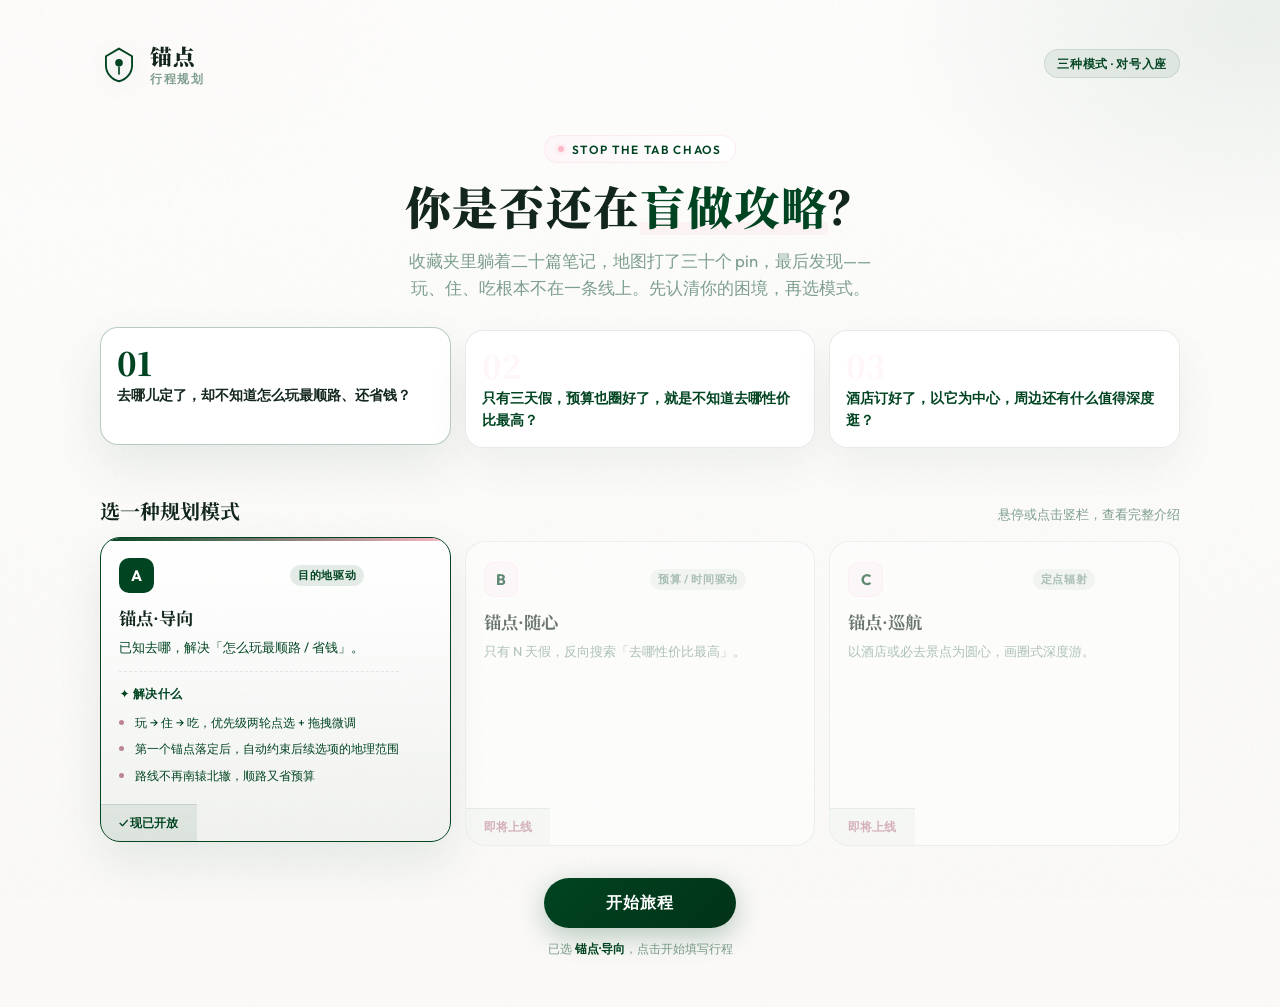
<file: start.html>
<!DOCTYPE html>
<html lang="zh-CN">
  <head>
    <meta charset="UTF-8" />
    <meta name="viewport" content="width=device-width, initial-scale=1.0" />
    <title>锚点 · 开始</title>
    <link rel="preconnect" href="https://fonts.googleapis.com" />
    <link rel="preconnect" href="https://fonts.gstatic.com" crossorigin />
    <link
      href="https://fonts.googleapis.com/css2?family=Outfit:wght@400;500;600;700&family=Noto+Serif+SC:wght@500;600;700;900&display=swap"
      rel="stylesheet"
    />
    <link rel="stylesheet" href="theme.css" />
    <style>
      body.page-start {
        min-height: 100vh;
        padding: clamp(1.5rem, 4vw, 2.5rem) clamp(1rem, 3vw, 1.5rem) 3rem;
      }

      .shell {
        position: relative;
        z-index: 1;
        max-width: 1080px;
        margin: 0 auto;
      }

      @keyframes rise-in {
        from {
          opacity: 0;
          transform: translateY(18px);
        }
        to {
          opacity: 1;
          transform: translateY(0);
        }
      }

      @keyframes fade-up {
        from {
          opacity: 0;
          transform: translateY(10px);
        }
        to {
          opacity: 1;
          transform: translateY(0);
        }
      }

      .top-bar {
        display: flex;
        align-items: center;
        justify-content: space-between;
        margin-bottom: clamp(2rem, 5vw, 3rem);
        animation: rise-in 0.65s ease-out both;
      }

      .brand {
        display: flex;
        align-items: center;
        gap: 0.75rem;
      }

      .brand-icon {
        width: 38px;
        height: 38px;
        color: var(--accent);
        filter: drop-shadow(0 3px 10px var(--green-glow));
      }

      .brand-name {
        font-family: var(--font-display);
        font-weight: 900;
        font-size: 1.35rem;
        letter-spacing: 0.06em;
      }

      .brand-tag {
        font-size: 0.72rem;
        font-weight: 600;
        letter-spacing: 0.14em;
        color: var(--muted);
      }

      .top-pill {
        font-size: 0.72rem;
        font-weight: 600;
        letter-spacing: 0.06em;
        color: var(--accent);
        background: var(--green-soft);
        border: 1px solid var(--line);
        padding: 0.35rem 0.75rem;
        border-radius: 999px;
      }

      /* —— 推销式 Hero —— */
      .hero {
        text-align: center;
        margin-bottom: clamp(2rem, 5vw, 3rem);
        animation: rise-in 0.7s ease-out 0.06s both;
      }

      .hero__eyebrow {
        display: inline-flex;
        align-items: center;
        gap: 0.45rem;
        margin: 0 0 1rem;
        padding: 0.35rem 0.85rem;
        font-size: 0.74rem;
        font-weight: 600;
        letter-spacing: 0.14em;
        text-transform: uppercase;
        color: var(--accent);
        background: linear-gradient(90deg, var(--sakura-light), #fff);
        border: 1px solid var(--sakura-line);
        border-radius: 999px;
      }

      .hero__eyebrow::before {
        content: "";
        width: 6px;
        height: 6px;
        border-radius: 50%;
        background: var(--sakura);
        box-shadow: 0 0 0 3px var(--sakura-soft);
      }

      .hero__title {
        font-family: var(--font-display);
        font-weight: 900;
        font-size: clamp(1.75rem, 5.5vw, 2.85rem);
        line-height: 1.18;
        letter-spacing: 0.02em;
        margin: 0 0 0.85rem;
        color: var(--ink);
      }

      .hero__title em {
        font-style: normal;
        color: var(--accent);
        position: relative;
      }

      .hero__title em::after {
        content: "";
        position: absolute;
        left: 0;
        right: 0;
        bottom: 0.08em;
        height: 0.28em;
        background: var(--sakura-soft);
        z-index: -1;
        border-radius: 2px;
      }

      .hero__sub {
        max-width: 34em;
        margin: 0 auto 1.75rem;
        font-size: clamp(0.92rem, 2.2vw, 1.05rem);
        line-height: 1.65;
        color: var(--muted);
      }

      .pain-row {
        display: grid;
        grid-template-columns: repeat(3, 1fr);
        gap: 0.85rem;
        text-align: left;
      }

      @media (max-width: 780px) {
        .pain-row {
          grid-template-columns: 1fr;
        }
      }

      .pain-card {
        position: relative;
        padding: 1.1rem 1rem 1rem;
        border-radius: calc(var(--radius) + 2px);
        border: 1px solid var(--line);
        background: var(--card);
        box-shadow: var(--shadow);
        transition: border-color 0.25s, box-shadow 0.25s, transform 0.25s;
        cursor: default;
      }

      .pain-card[data-for="A"].is-linked,
      .mode-col[data-mode="A"]:hover ~ .pain-bridge,
      .pain-card[data-for="A"]:hover {
        border-color: rgba(1, 68, 33, 0.28);
      }

      .pain-card__num {
        display: block;
        font-family: var(--font-display);
        font-weight: 900;
        font-size: 2rem;
        line-height: 1;
        color: var(--sakura-soft);
        margin-bottom: 0.45rem;
        transition: color 0.25s;
      }

      .pain-card__q {
        margin: 0;
        font-size: 0.88rem;
        font-weight: 600;
        line-height: 1.55;
        color: var(--ink-soft);
      }

      .pain-card.is-linked {
        border-color: var(--accent);
        box-shadow: var(--shadow-lg);
        transform: translateY(-3px);
      }

      .pain-card.is-linked .pain-card__num {
        color: var(--accent);
      }

      .pain-card.is-linked .pain-card__q {
        color: var(--ink);
      }

      /* —— 三竖栏模式 —— */
      .modes-head {
        display: flex;
        align-items: baseline;
        justify-content: space-between;
        gap: 1rem;
        margin-bottom: 1rem;
        flex-wrap: wrap;
        animation: rise-in 0.65s ease-out 0.14s both;
      }

      .modes-head h2 {
        font-family: var(--font-display);
        font-weight: 700;
        font-size: clamp(1.05rem, 2.5vw, 1.25rem);
        margin: 0;
        color: var(--ink);
      }

      .modes-head p {
        margin: 0;
        font-size: 0.8rem;
        color: var(--muted);
      }

      .mode-columns {
        display: grid;
        grid-template-columns: repeat(3, 1fr);
        gap: 0.85rem;
        align-items: stretch;
        margin-bottom: 2rem;
        animation: rise-in 0.7s ease-out 0.2s both;
      }

      @media (max-width: 820px) {
        .mode-columns {
          grid-template-columns: 1fr;
        }
      }

      .mode-col {
        position: relative;
        display: flex;
        flex-direction: column;
        padding: 0;
        border: 1px solid var(--line);
        border-radius: calc(var(--radius) + 4px);
        background: rgba(255, 255, 255, 0.72);
        text-align: left;
        cursor: pointer;
        overflow: hidden;
        transition: border-color 0.3s, box-shadow 0.3s, transform 0.3s, background 0.3s;
        font: inherit;
        color: inherit;
      }

      .mode-col::before {
        content: "";
        position: absolute;
        top: 0;
        left: 0;
        right: 0;
        height: 3px;
        background: transparent;
        transition: background 0.3s;
      }

      .mode-col:hover,
      .mode-col.is-active {
        border-color: rgba(1, 68, 33, 0.35);
        box-shadow: var(--shadow-lg);
        transform: translateY(-4px);
        background: #fff;
      }

      .mode-col.is-active {
        border-color: var(--accent);
        background: linear-gradient(180deg, #fff 0%, rgba(1, 68, 33, 0.04) 100%);
      }

      .mode-col.is-active::before {
        background: linear-gradient(90deg, var(--accent), var(--sakura));
      }

      .mode-col.is-dim {
        opacity: 0.62;
        transform: none;
        box-shadow: none;
      }

      .mode-col.is-dim:hover {
        opacity: 0.85;
      }

      .mode-col__head {
        padding: 1.25rem 1.15rem 0.85rem;
      }

      .mode-col__badge-row {
        display: flex;
        align-items: center;
        justify-content: space-between;
        margin-bottom: 0.75rem;
      }

      .mode-col__badge {
        width: 2.15rem;
        height: 2.15rem;
        border-radius: 10px;
        display: flex;
        align-items: center;
        justify-content: center;
        font-weight: 700;
        font-size: 0.95rem;
        color: var(--accent);
        background: var(--sakura-light);
        border: 1px solid var(--sakura-line);
        transition: background 0.3s, color 0.3s;
      }

      .mode-col.is-active .mode-col__badge {
        background: var(--accent);
        color: #fff;
        border-color: transparent;
      }

      .mode-col__tag {
        font-size: 0.68rem;
        font-weight: 600;
        letter-spacing: 0.06em;
        color: var(--muted);
        background: var(--green-soft);
        padding: 0.2rem 0.5rem;
        border-radius: 999px;
        transition: color 0.3s, background 0.3s;
      }

      .mode-col.is-active .mode-col__tag {
        color: var(--accent);
        background: rgba(1, 68, 33, 0.1);
      }

      .mode-col__title {
        font-family: var(--font-display);
        font-weight: 700;
        font-size: 1.08rem;
        margin: 0 0 0.45rem;
        color: var(--ink);
      }

      .mode-col__teaser {
        margin: 0;
        font-size: 0.82rem;
        line-height: 1.55;
        color: var(--muted);
        transition: color 0.3s;
      }

      .mode-col.is-active .mode-col__teaser {
        color: var(--ink-soft);
      }

      .mode-col__detail {
        max-height: 0;
        opacity: 0;
        overflow: hidden;
        transition: max-height 0.45s ease, opacity 0.35s ease, padding 0.35s ease;
        padding: 0 1.15rem;
      }

      .mode-col.is-active .mode-col__detail,
      .mode-col:hover .mode-col__detail {
        max-height: 280px;
        opacity: 1;
        padding: 0 1.15rem 1.15rem;
      }

      .mode-col__detail-inner {
        padding-top: 0.85rem;
        border-top: 1px dashed var(--line);
      }

      .mode-col__solve {
        margin: 0 0 0.65rem;
        font-size: 0.76rem;
        font-weight: 700;
        letter-spacing: 0.04em;
        color: var(--accent);
      }

      .mode-col__bullets {
        margin: 0;
        padding: 0;
        list-style: none;
        display: flex;
        flex-direction: column;
        gap: 0.45rem;
      }

      .mode-col__bullets li {
        position: relative;
        padding-left: 1rem;
        font-size: 0.78rem;
        line-height: 1.55;
        color: var(--ink-soft);
      }

      .mode-col__bullets li::before {
        content: "";
        position: absolute;
        left: 0;
        top: 0.55em;
        width: 5px;
        height: 5px;
        border-radius: 50%;
        background: var(--sakura-deep);
      }

      .mode-col__status {
        margin-top: auto;
        padding: 0.65rem 1.15rem;
        font-size: 0.72rem;
        font-weight: 600;
        color: var(--muted);
        background: rgba(1, 68, 33, 0.04);
        border-top: 1px solid var(--line);
      }

      .mode-col.is-active .mode-col__status {
        color: var(--accent);
        background: rgba(1, 68, 33, 0.08);
      }

      .mode-col[data-available="false"] .mode-col__status {
        color: var(--sakura-deep);
      }

      /* —— CTA —— */
      .cta-zone {
        text-align: center;
        animation: rise-in 0.65s ease-out 0.32s both;
      }

      .cta {
        display: inline-flex;
        align-items: center;
        justify-content: center;
        gap: 0.5rem;
        min-width: 12rem;
        font-family: var(--font-ui);
        font-weight: 600;
        font-size: 1rem;
        letter-spacing: 0.06em;
        text-decoration: none;
        border: none;
        border-radius: 999px;
        padding: 0.85rem 2.25rem;
        background: linear-gradient(135deg, var(--accent) 0%, var(--accent-deep) 100%);
        color: #fff;
        box-shadow: 0 8px 28px rgba(1, 68, 33, 0.28);
        transition: filter 0.15s, transform 0.15s, box-shadow 0.2s, opacity 0.2s;
        cursor: pointer;
      }

      .cta:hover:not(:disabled) {
        filter: brightness(1.06);
        box-shadow: 0 12px 32px rgba(1, 68, 33, 0.34);
        transform: translateY(-2px);
      }

      .cta:active:not(:disabled) {
        transform: scale(0.98);
      }

      .cta:disabled {
        opacity: 0.42;
        cursor: not-allowed;
        box-shadow: none;
      }

      .cta-note {
        margin: 0.85rem 0 0;
        font-size: 0.78rem;
        color: var(--muted);
        min-height: 1.4em;
      }

      .cta-note strong {
        color: var(--accent);
        font-weight: 600;
      }
    </style>
  </head>
  <body class="page-start">
    <div class="shell">
      <header class="top-bar">
        <div class="brand">
          <svg
            class="brand-icon"
            viewBox="0 0 32 32"
            fill="none"
            xmlns="http://www.w3.org/2000/svg"
            aria-hidden="true"
          >
            <path
              d="M16 3L5 9.5V17c0 6.5 4.5 12 11 13.5 6.5-1.5 11-7 11-13.5V9.5L16 3z"
              stroke="currentColor"
              stroke-width="1.6"
              stroke-linejoin="round"
            />
            <circle cx="16" cy="15" r="3.2" fill="currentColor" />
            <path
              d="M16 18.5v6"
              stroke="currentColor"
              stroke-width="1.4"
              stroke-linecap="round"
            />
          </svg>
          <div>
            <div class="brand-name">锚点</div>
            <div class="brand-tag">行程规划</div>
          </div>
        </div>
        <span class="top-pill">三种模式 · 对号入座</span>
      </header>

      <section class="hero" aria-labelledby="hero-title">
        <p class="hero__eyebrow">Stop the tab chaos</p>
        <h1 class="hero__title" id="hero-title">
          你是否还在<em>盲做攻略</em>？
        </h1>
        <p class="hero__sub">
          收藏夹里躺着二十篇笔记，地图打了三十个 pin，最后发现——<br />
          玩、住、吃根本不在一条线上。先认清你的困境，再选模式。
        </p>

        <div class="pain-row" id="pain-row">
          <article class="pain-card" data-for="A">
            <span class="pain-card__num">01</span>
            <p class="pain-card__q">
              去哪儿定了，却不知道怎么玩<strong>最顺路</strong>、还<strong>省钱</strong>？
            </p>
          </article>
          <article class="pain-card" data-for="B">
            <span class="pain-card__num">02</span>
            <p class="pain-card__q">
              只有<strong>三天假</strong>，预算也圈好了，就是不知道去哪<strong>性价比最高</strong>？
            </p>
          </article>
          <article class="pain-card" data-for="C">
            <span class="pain-card__num">03</span>
            <p class="pain-card__q">
              酒店订好了，以它为中心，<strong>周边还有什么</strong>值得深度逛？
            </p>
          </article>
        </div>
      </section>

      <div class="modes-head">
        <h2>选一种规划模式</h2>
        <p>悬停或点击竖栏，查看完整介绍</p>
      </div>

      <div class="mode-columns" id="mode-columns" role="list">
        <button
          type="button"
          class="mode-col"
          data-mode="A"
          data-available="true"
          role="listitem"
          aria-pressed="false"
        >
          <div class="mode-col__head">
            <div class="mode-col__badge-row">
              <span class="mode-col__badge" aria-hidden="true">A</span>
              <span class="mode-col__tag">目的地驱动</span>
            </div>
            <h3 class="mode-col__title">锚点·导向</h3>
            <p class="mode-col__teaser">已知去哪，解决「怎么玩最顺路 / 省钱」。</p>
          </div>
          <div class="mode-col__detail">
            <div class="mode-col__detail-inner">
              <p class="mode-col__solve">✦ 解决什么</p>
              <ul class="mode-col__bullets">
                <li>玩 → 住 → 吃，优先级两轮点选 + 拖拽微调</li>
                <li>第一个锚点落定后，自动约束后续选项的地理范围</li>
                <li>路线不再南辕北辙，顺路又省预算</li>
              </ul>
            </div>
          </div>
          <span class="mode-col__status">✓ 现已开放</span>
        </button>

        <button
          type="button"
          class="mode-col"
          data-mode="B"
          data-available="false"
          role="listitem"
          aria-pressed="false"
        >
          <div class="mode-col__head">
            <div class="mode-col__badge-row">
              <span class="mode-col__badge" aria-hidden="true">B</span>
              <span class="mode-col__tag">预算 / 时间驱动</span>
            </div>
            <h3 class="mode-col__title">锚点·随心</h3>
            <p class="mode-col__teaser">只有 N 天假，反向搜索「去哪性价比最高」。</p>
          </div>
          <div class="mode-col__detail">
            <div class="mode-col__detail-inner">
              <p class="mode-col__solve">✦ 解决什么</p>
              <ul class="mode-col__bullets">
                <li>从出发地出发，输入每日预算与时间窗口</li>
                <li>匹配机票 / 高铁时效内的候选城市</li>
                <li>让目的地来找你，而不是盲开盲盒</li>
              </ul>
            </div>
          </div>
          <span class="mode-col__status">即将上线</span>
        </button>

        <button
          type="button"
          class="mode-col"
          data-mode="C"
          data-available="false"
          role="listitem"
          aria-pressed="false"
        >
          <div class="mode-col__head">
            <div class="mode-col__badge-row">
              <span class="mode-col__badge" aria-hidden="true">C</span>
              <span class="mode-col__tag">定点辐射</span>
            </div>
            <h3 class="mode-col__title">锚点·巡航</h3>
            <p class="mode-col__teaser">以酒店或必去景点为圆心，画圈式深度游。</p>
          </div>
          <div class="mode-col__detail">
            <div class="mode-col__detail-inner">
              <p class="mode-col__solve">✦ 解决什么</p>
              <ul class="mode-col__bullets">
                <li>等时圈算法：自驾 / 高铁，每日出行方式可选</li>
                <li>定点 + 天数，计算不同方式下的可达范围</li>
                <li>周边深度探索，不瞎跑、不踩空</li>
              </ul>
            </div>
          </div>
          <span class="mode-col__status">即将上线</span>
        </button>
      </div>

      <div class="cta-zone">
        <button type="button" class="cta" id="btn-start" disabled>开始旅程</button>
        <p class="cta-note" id="cta-note">请先选择一种规划模式</p>
      </div>
    </div>

    <script>
      (function () {
        var cols = document.querySelectorAll(".mode-col");
        var painCards = document.querySelectorAll(".pain-card");
        var btnStart = document.getElementById("btn-start");
        var ctaNote = document.getElementById("cta-note");
        var selected = null;

        var modeLabels = {
          A: "锚点·导向",
          B: "锚点·随心",
          C: "锚点·巡航",
        };

        function setActive(mode) {
          selected = mode;
          cols.forEach(function (col) {
            var isActive = col.dataset.mode === mode;
            col.classList.toggle("is-active", isActive);
            col.classList.toggle("is-dim", mode && !isActive);
            col.setAttribute("aria-pressed", isActive ? "true" : "false");
          });
          painCards.forEach(function (card) {
            card.classList.toggle("is-linked", card.dataset.for === mode);
          });

          var col = document.querySelector('.mode-col[data-mode="' + mode + '"]');
          var available = col && col.dataset.available === "true";

          btnStart.disabled = !available;
          if (!mode) {
            ctaNote.textContent = "请先选择一种规划模式";
          } else if (available) {
            ctaNote.innerHTML =
              "已选 <strong>" + modeLabels[mode] + "</strong>，点击开始填写行程";
          } else {
            ctaNote.textContent = modeLabels[mode] + " 尚未开放，可先体验模式 A";
          }
        }

        cols.forEach(function (col) {
          col.addEventListener("click", function () {
            var mode = col.dataset.mode;
            setActive(selected === mode ? null : mode);
          });
          col.addEventListener("mouseenter", function () {
            painCards.forEach(function (card) {
              card.classList.toggle("is-linked", card.dataset.for === col.dataset.mode);
            });
          });
          col.addEventListener("mouseleave", function () {
            if (!selected) {
              painCards.forEach(function (card) {
                card.classList.remove("is-linked");
              });
            } else {
              setActive(selected);
            }
          });
        });

        painCards.forEach(function (card) {
          card.addEventListener("mouseenter", function () {
            var mode = card.dataset.for;
            document.querySelector('.mode-col[data-mode="' + mode + '"]').classList.add("is-active");
            if (!selected) {
              cols.forEach(function (col) {
                col.classList.toggle("is-dim", col.dataset.mode !== mode);
              });
            }
            card.classList.add("is-linked");
          });
          card.addEventListener("mouseleave", function () {
            if (!selected) {
              cols.forEach(function (col) {
                col.classList.remove("is-active", "is-dim");
              });
              painCards.forEach(function (c) {
                c.classList.remove("is-linked");
              });
            } else {
              setActive(selected);
            }
          });
          card.addEventListener("click", function () {
            setActive(card.dataset.for);
          });
        });

        btnStart.addEventListener("click", function () {
          if (!selected) return;
          var col = document.querySelector('.mode-col[data-mode="' + selected + '"]');
          if (!col || col.dataset.available !== "true") return;
          try {
            sessionStorage.setItem("anchorMode", selected);
          } catch (e) {}
          window.location.href = "index.html?mode=" + selected;
        });

        setActive("A");
      })();
    </script>
  </body>
</html>
</file>
<file: theme.css>
/**
 * 锚点 · 全局主题
 * 墨绿 rgb(1, 68, 33) · 樱花粉 rgb(255, 183, 197) 作点缀，不做大面积渐变
 */
:root {
  --green: rgb(1, 68, 33);
  --green-deep: rgb(1, 50, 24);
  --green-soft: rgba(1, 68, 33, 0.07);
  --green-mid: rgba(1, 68, 33, 0.5);
  --green-glow: rgba(1, 68, 33, 0.12);

  /* 品牌樱花粉 — 小面积使用 */
  --sakura: rgb(255, 183, 197);
  --sakura-deep: rgb(188, 132, 148);
  --sakura-light: rgb(252, 246, 248);
  --sakura-muted: rgb(244, 234, 237);
  --sakura-tint: rgba(255, 183, 197, 0.05);
  --sakura-soft: rgba(255, 183, 197, 0.12);
  --sakura-line: rgba(255, 183, 197, 0.22);
  --sakura-glow: rgba(255, 183, 197, 0.16);

  /* 「吃」类控件 — 低饱和玫瑰 */
  --rose-ui: rgb(168, 118, 132);
  --rose-ui-deep: rgb(148, 102, 116);

  --accent: var(--green);
  --accent-deep: var(--green-deep);
  --accent-soft: var(--green-soft);
  --accent-glow: var(--green-glow);
  --accent-warm: var(--sakura-deep);

  --paper: #faf9f7;
  --paper-hot: #fdfdfc;
  --ink: rgb(18, 38, 28);
  --ink-soft: rgb(1, 68, 33);
  --muted: var(--green-mid);
  --line: rgba(1, 68, 33, 0.1);
  --warn: #b85c6a;
  --card: rgba(255, 255, 255, 0.92);
  --shadow: 0 16px 40px rgba(1, 68, 33, 0.06);
  --shadow-lg: 0 20px 48px rgba(1, 68, 33, 0.09);
  --radius: 16px;
  --font-ui: "Outfit", system-ui, sans-serif;
  --font-display: "Noto Serif SC", serif;
  --gold: #c9a227;
}

* {
  box-sizing: border-box;
}

body {
  margin: 0;
  min-height: 100vh;
  font-family: var(--font-ui);
  color: var(--ink);
  background: var(--paper);
  background-image: radial-gradient(
      ellipse 72% 58% at 6% -8%,
      var(--sakura-tint),
      transparent 52%
    ),
    radial-gradient(
      ellipse 58% 48% at 98% 2%,
      var(--green-soft),
      transparent 50%
    ),
    linear-gradient(180deg, var(--paper-hot) 0%, var(--paper) 100%);
}

body::before {
  content: "";
  position: fixed;
  inset: 0;
  background-image: url("data:image/svg+xml,%3Csvg viewBox='0 0 256 256' xmlns='http://www.w3.org/2000/svg'%3E%3Cfilter id='n'%3E%3CfeTurbulence type='fractalNoise' baseFrequency='0.85' numOctaves='4' stitchTiles='stitch'/%3E%3C/filter%3E%3Crect width='100%25' height='100%25' filter='url(%23n)' opacity='0.028'/%3E%3C/svg%3E");
  pointer-events: none;
  z-index: 0;
}
</file>
<file: flow-layout.css>
/**
 * 锚点 · 流程页共享布局（起始页之后各步骤）
 */
body.page-flow {
  min-height: 100vh;
  padding: clamp(1.5rem, 4vw, 2.5rem) clamp(1rem, 3vw, 1.5rem) 3rem;
}

.shell {
  position: relative;
  z-index: 1;
  max-width: 720px;
  margin: 0 auto;
}

.shell--wide {
  max-width: 1080px;
}

@keyframes rise-in {
  from {
    opacity: 0;
    transform: translateY(16px);
  }
  to {
    opacity: 1;
    transform: translateY(0);
  }
}

.top-bar {
  display: flex;
  align-items: center;
  justify-content: space-between;
  gap: 1rem;
  margin-bottom: clamp(1.5rem, 4vw, 2rem);
  animation: rise-in 0.6s ease-out both;
}

.back-link {
  display: inline-flex;
  align-items: center;
  gap: 0.35rem;
  font-size: 0.88rem;
  font-weight: 600;
  color: var(--muted);
  text-decoration: none;
  transition: color 0.15s;
  flex-shrink: 0;
}

.back-link:hover {
  color: var(--accent);
}

.brand {
  display: flex;
  align-items: center;
  gap: 0.65rem;
  min-width: 0;
}

.brand-icon {
  width: 34px;
  height: 34px;
  color: var(--accent);
  flex-shrink: 0;
  filter: drop-shadow(0 3px 10px var(--green-glow));
}

.brand-name {
  font-family: var(--font-display);
  font-weight: 900;
  font-size: 1.2rem;
  letter-spacing: 0.05em;
}

.brand-tag {
  font-size: 0.68rem;
  font-weight: 600;
  letter-spacing: 0.12em;
  color: var(--muted);
}

.step-pill {
  flex-shrink: 0;
  font-size: 0.72rem;
  font-weight: 600;
  letter-spacing: 0.05em;
  color: var(--accent);
  background: var(--green-soft);
  border: 1px solid var(--line);
  padding: 0.35rem 0.75rem;
  border-radius: 999px;
}

.step-hero {
  position: relative;
  display: flex;
  gap: 1rem;
  align-items: flex-start;
  overflow: hidden;
  padding: 1.25rem 1.2rem;
  margin-bottom: 1.25rem;
  border-radius: calc(var(--radius) + 4px);
  border: 1px solid rgba(1, 68, 33, 0.2);
  background: linear-gradient(135deg, #fff 0%, rgba(1, 68, 33, 0.04) 100%);
  box-shadow: var(--shadow-lg);
  animation: rise-in 0.65s ease-out 0.06s both;
}

.step-hero::after {
  content: "";
  position: absolute;
  top: 0;
  left: 0;
  right: 0;
  height: 3px;
  background: linear-gradient(90deg, var(--accent), var(--sakura));
}

.step-hero__badge {
  flex-shrink: 0;
  width: 2.5rem;
  height: 2.5rem;
  border-radius: 11px;
  display: flex;
  align-items: center;
  justify-content: center;
  font-weight: 700;
  font-size: 1.05rem;
  color: #fff;
  background: var(--accent);
}

.step-hero__body {
  min-width: 0;
}

.step-hero__tag {
  display: inline-block;
  font-size: 0.68rem;
  font-weight: 600;
  letter-spacing: 0.06em;
  color: var(--accent);
  background: var(--green-soft);
  padding: 0.15rem 0.5rem;
  border-radius: 999px;
  margin-bottom: 0.4rem;
}

.step-hero__title {
  font-family: var(--font-display);
  font-weight: 700;
  font-size: clamp(1.2rem, 3.5vw, 1.45rem);
  margin: 0 0 0.35rem;
  color: var(--ink);
}

.step-hero__desc {
  margin: 0;
  font-size: 0.86rem;
  line-height: 1.6;
  color: var(--muted);
}

.step-hero__meta {
  margin: 0.5rem 0 0;
  font-size: 0.8rem;
  color: var(--ink-soft);
  line-height: 1.5;
}

.step-hero__meta strong {
  color: var(--accent);
  font-weight: 600;
}

.form-card {
  padding: 1.35rem 1.25rem 1.5rem;
  border-radius: calc(var(--radius) + 4px);
  border: 1px solid var(--line);
  background: var(--card);
  box-shadow: var(--shadow);
  animation: rise-in 0.7s ease-out 0.12s both;
}

.form-card__head {
  margin-bottom: 1.15rem;
  padding-bottom: 0.75rem;
  border-bottom: 1px solid var(--line);
}

.form-card__head h2 {
  font-family: var(--font-display);
  font-size: 1rem;
  font-weight: 700;
  margin: 0 0 0.25rem;
  color: var(--ink);
}

.form-card__head p {
  margin: 0;
  font-size: 0.82rem;
  color: var(--muted);
  line-height: 1.5;
}

button.primary {
  font-family: var(--font-ui);
  font-weight: 600;
  font-size: 0.95rem;
  letter-spacing: 0.06em;
  cursor: pointer;
  border: none;
  border-radius: 999px;
  padding: 0.82rem 2rem;
  background: linear-gradient(135deg, var(--accent) 0%, var(--accent-deep) 100%);
  color: #fff;
  box-shadow: 0 8px 28px rgba(1, 68, 33, 0.28);
  transition: filter 0.15s, transform 0.12s, box-shadow 0.2s;
}

button.primary:hover {
  filter: brightness(1.06);
  box-shadow: 0 10px 32px rgba(1, 68, 33, 0.34);
  transform: translateY(-1px);
}

button.primary:active {
  transform: scale(0.98);
}

button.primary:disabled {
  opacity: 0.45;
  cursor: not-allowed;
  box-shadow: none;
  transform: none;
}

.sr-only {
  position: absolute;
  width: 1px;
  height: 1px;
  padding: 0;
  margin: -1px;
  overflow: hidden;
  clip: rect(0, 0, 0, 0);
  border: 0;
}
</file>
